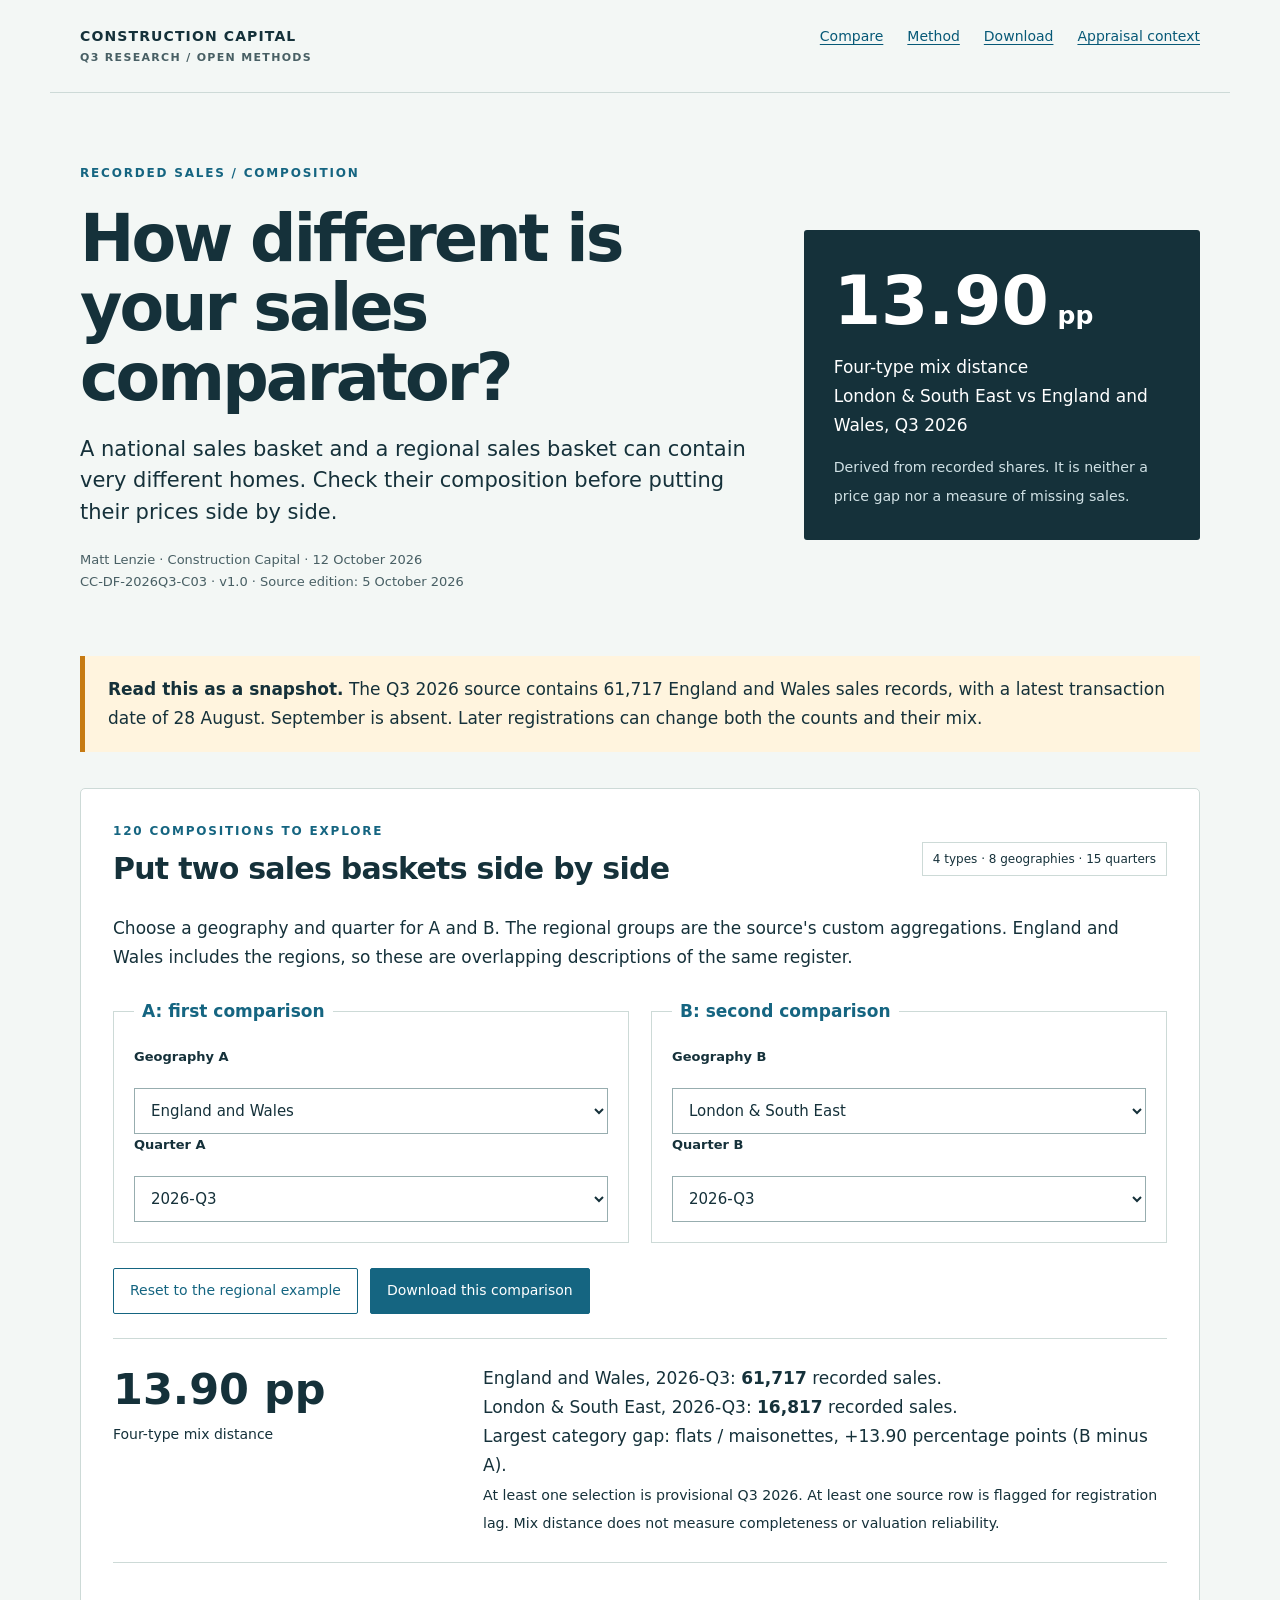
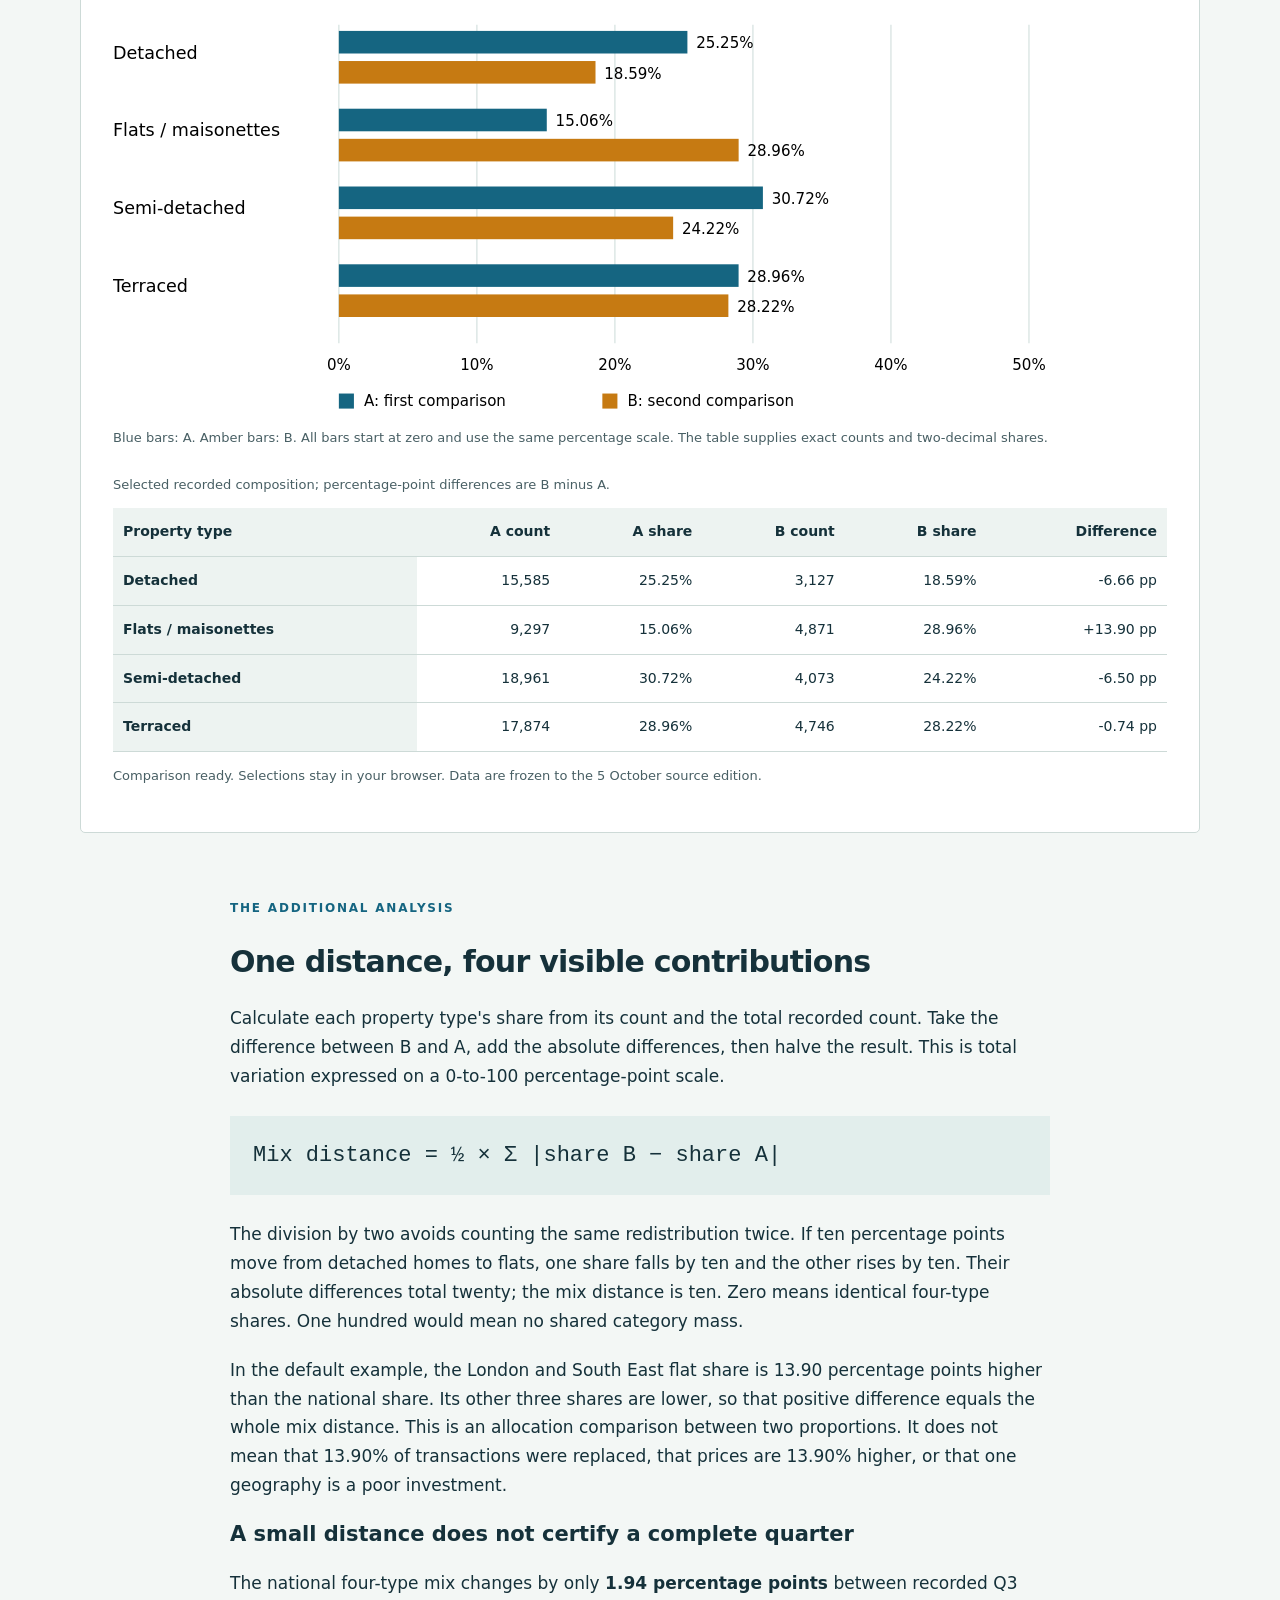
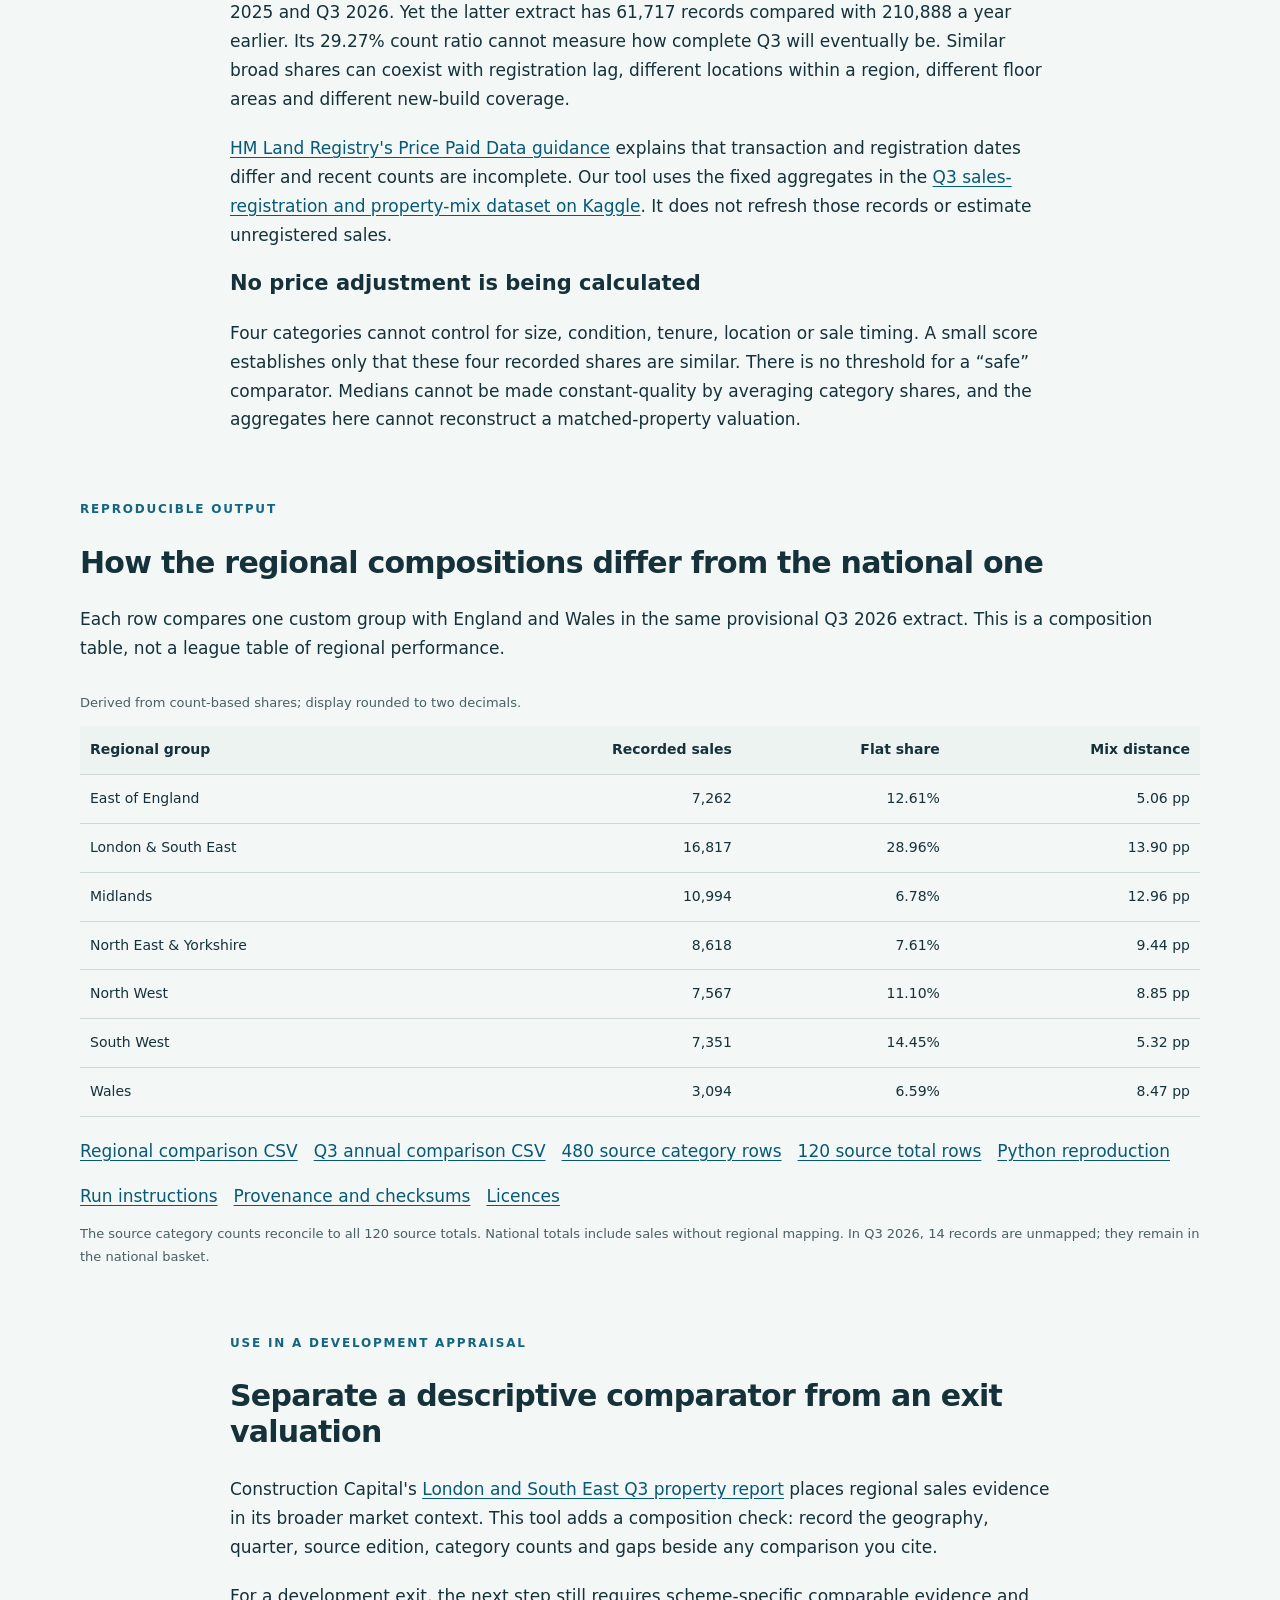
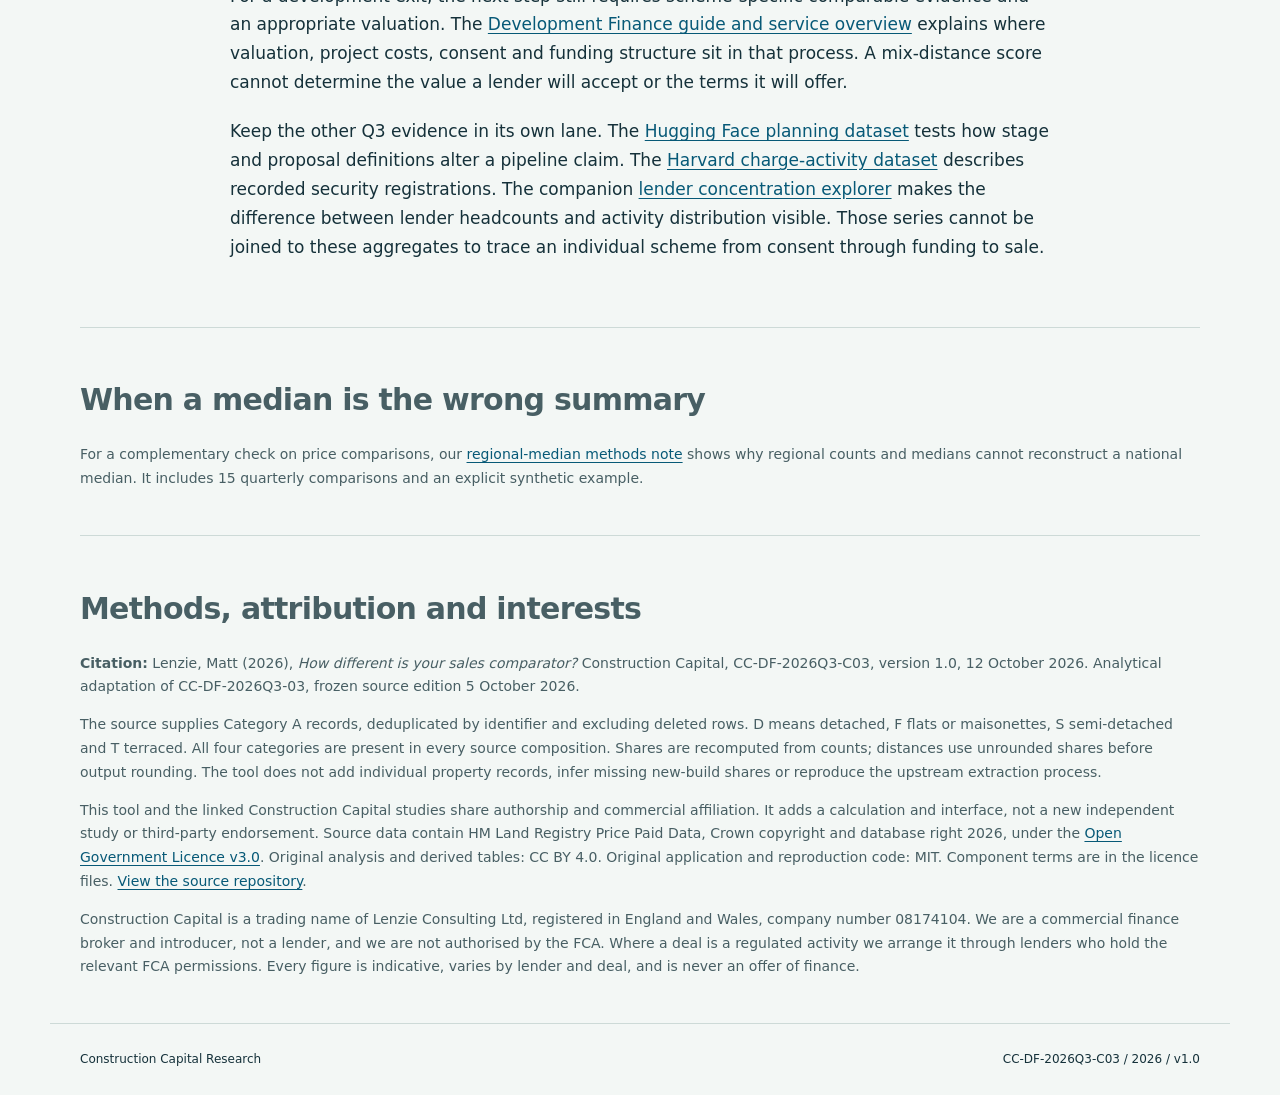
<file: index.html>
<!doctype html><html lang="en-GB"><head><meta charset="utf-8"><meta name="viewport" content="width=device-width,initial-scale=1"><title>How different is your sales comparator? | Construction Capital Q3 research</title><meta name="description" content="Compare recorded property-type mix across eight geographies and 15 quarters. A reproducible Q3 2026 research tool with source counts, mix distances and Development Finance context."><meta property="og:title" content="How different is your sales comparator?"><meta property="og:description" content="A property-type mix comparison tool for reading Q3 sales evidence."><meta property="og:type" content="article"><link rel="canonical" href="https://mattylll.github.io/cc-q3-2026-sales-mix/"><meta property="og:url" content="https://mattylll.github.io/cc-q3-2026-sales-mix/"><link rel="stylesheet" href="style.css"><script src="app.js" defer></script></head><body><a class="skip" href="#main">Skip to analysis</a><header><div class="brand">CONSTRUCTION CAPITAL<span>Q3 RESEARCH / OPEN METHODS</span></div><nav aria-label="Sections"><a href="#compare">Compare</a><a href="#method">Method</a><a href="#data">Download</a><a href="#appraisal">Appraisal context</a></nav></header><main id="main">
<section class="hero"><div><div class="kicker">RECORDED SALES / COMPOSITION</div><h1>How different is your sales comparator?</h1><p class="standfirst">A national sales basket and a regional sales basket can contain very different homes. Check their composition before putting their prices side by side.</p><p class="meta">Matt Lenzie · Construction Capital · 12 October 2026<br>CC-DF-2026Q3-C03 · v1.0 · Source edition: 5 October 2026</p></div><aside class="hero-stat"><strong>13.90<span style="font-size:25px"> pp</span></strong><p>Four-type mix distance<br>London &amp; South East vs England and Wales, Q3 2026</p><p><small>Derived from recorded shares. It is neither a price gap nor a measure of missing sales.</small></p></aside></section>
<div class="notice"><strong>Read this as a snapshot.</strong> The Q3 2026 source contains 61,717 England and Wales sales records, with a latest transaction date of 28 August. September is absent. Later registrations can change both the counts and their mix.</div>
<section id="compare" class="tool"><div class="section-title"><div><div class="kicker">120 COMPOSITIONS TO EXPLORE</div><h2>Put two sales baskets side by side</h2></div><span class="tag">4 types · 8 geographies · 15 quarters</span></div><p>Choose a geography and quarter for A and B. The regional groups are the source's custom aggregations. England and Wales includes the regions, so these are overlapping descriptions of the same register.</p><div class="controls"><fieldset><legend>A: first comparison</legend><label for="geo-a">Geography A</label><select id="geo-a"><option value="England and Wales" selected>England and Wales</option><option value="East of England">East of England</option><option value="London &amp; South East">London &amp; South East</option><option value="Midlands">Midlands</option><option value="North East &amp; Yorkshire">North East &amp; Yorkshire</option><option value="North West">North West</option><option value="South West">South West</option><option value="Wales">Wales</option></select><label for="quarter-a">Quarter A</label><select id="quarter-a"><option value="2023-Q1">2023-Q1</option><option value="2023-Q2">2023-Q2</option><option value="2023-Q3">2023-Q3</option><option value="2023-Q4">2023-Q4</option><option value="2024-Q1">2024-Q1</option><option value="2024-Q2">2024-Q2</option><option value="2024-Q3">2024-Q3</option><option value="2024-Q4">2024-Q4</option><option value="2025-Q1">2025-Q1</option><option value="2025-Q2">2025-Q2</option><option value="2025-Q3">2025-Q3</option><option value="2025-Q4">2025-Q4</option><option value="2026-Q1">2026-Q1</option><option value="2026-Q2">2026-Q2</option><option value="2026-Q3" selected>2026-Q3</option></select></fieldset><fieldset><legend>B: second comparison</legend><label for="geo-b">Geography B</label><select id="geo-b"><option value="England and Wales">England and Wales</option><option value="East of England">East of England</option><option value="London &amp; South East" selected>London &amp; South East</option><option value="Midlands">Midlands</option><option value="North East &amp; Yorkshire">North East &amp; Yorkshire</option><option value="North West">North West</option><option value="South West">South West</option><option value="Wales">Wales</option></select><label for="quarter-b">Quarter B</label><select id="quarter-b"><option value="2023-Q1">2023-Q1</option><option value="2023-Q2">2023-Q2</option><option value="2023-Q3">2023-Q3</option><option value="2023-Q4">2023-Q4</option><option value="2024-Q1">2024-Q1</option><option value="2024-Q2">2024-Q2</option><option value="2024-Q3">2024-Q3</option><option value="2024-Q4">2024-Q4</option><option value="2025-Q1">2025-Q1</option><option value="2025-Q2">2025-Q2</option><option value="2025-Q3">2025-Q3</option><option value="2025-Q4">2025-Q4</option><option value="2026-Q1">2026-Q1</option><option value="2026-Q2">2026-Q2</option><option value="2026-Q3" selected>2026-Q3</option></select></fieldset></div><div class="actions"><button type="button" id="reset" class="secondary">Reset to the regional example</button><button type="button" id="download" disabled>Download this comparison</button></div><div id="answer" class="answer" aria-live="polite"><div class="score">13.90 pp<span>Four-type mix distance</span></div><p>England and Wales, Q3 2026: <strong>61,717</strong> recorded sales.<br>London &amp; South East, Q3 2026: <strong>16,817</strong> recorded sales.<br>Flats / maisonettes: 15.06% versus 28.96%. Q3 2026 remains provisional.</p></div><div id="chart" class="chart"></div><p class="caption">Blue bars: A. Amber bars: B. All bars start at zero and use the same percentage scale. The table supplies exact counts and two-decimal shares.</p><div class="table-wrap" tabindex="0" role="region" aria-label="Selected comparison table, scroll horizontally"><table><caption>Selected recorded composition; percentage-point differences are B minus A.</caption><thead><tr><th scope="col">Property type</th><th scope="col">A count</th><th scope="col">A share</th><th scope="col">B count</th><th scope="col">B share</th><th scope="col">Difference</th></tr></thead><tbody id="comparison-body"><tr><th scope="row">Detached</th><td>15,585</td><td>25.25%</td><td>3,127</td><td>18.59%</td><td>-6.66 pp</td></tr><tr><th scope="row">Flats / maisonettes</th><td>9,297</td><td>15.06%</td><td>4,871</td><td>28.96%</td><td>+13.90 pp</td></tr><tr><th scope="row">Semi-detached</th><td>18,961</td><td>30.72%</td><td>4,073</td><td>24.22%</td><td>-6.50 pp</td></tr><tr><th scope="row">Terraced</th><td>17,874</td><td>28.96%</td><td>4,746</td><td>28.22%</td><td>-0.74 pp</td></tr></tbody></table></div><p id="load-status" class="caption">All source and summary data are available below.</p><noscript><p>JavaScript enables the selectors. The default comparison, full method, summary tables and source downloads remain readable without it.</p></noscript></section>
<section class="essay" id="method"><div class="kicker">THE ADDITIONAL ANALYSIS</div><h2>One distance, four visible contributions</h2><p>Calculate each property type's share from its count and the total recorded count. Take the difference between B and A, add the absolute differences, then halve the result. This is total variation expressed on a 0-to-100 percentage-point scale.</p><div class="formula">Mix distance = ½ × Σ |share B − share A|</div><p>The division by two avoids counting the same redistribution twice. If ten percentage points move from detached homes to flats, one share falls by ten and the other rises by ten. Their absolute differences total twenty; the mix distance is ten. Zero means identical four-type shares. One hundred would mean no shared category mass.</p><p>In the default example, the London and South East flat share is 13.90 percentage points higher than the national share. Its other three shares are lower, so that positive difference equals the whole mix distance. This is an allocation comparison between two proportions. It does not mean that 13.90% of transactions were replaced, that prices are 13.90% higher, or that one geography is a poor investment.</p><h3>A small distance does not certify a complete quarter</h3><p>The national four-type mix changes by only <strong>1.94 percentage points</strong> between recorded Q3 2025 and Q3 2026. Yet the latter extract has 61,717 records compared with 210,888 a year earlier. Its 29.27% count ratio cannot measure how complete Q3 will eventually be. Similar broad shares can coexist with registration lag, different locations within a region, different floor areas and different new-build coverage.</p><p><a href="https://www.gov.uk/guidance/about-the-price-paid-data">HM Land Registry's Price Paid Data guidance</a> explains that transaction and registration dates differ and recent counts are incomplete. Our tool uses the fixed aggregates in the <a href="https://www.kaggle.com/datasets/constructioncapital/q3-2026-housing-sales-registration-lag-and-mix">Q3 sales-registration and property-mix dataset on Kaggle</a>. It does not refresh those records or estimate unregistered sales.</p><h3>No price adjustment is being calculated</h3><p>Four categories cannot control for size, condition, tenure, location or sale timing. A small score establishes only that these four recorded shares are similar. There is no threshold for a “safe” comparator. Medians cannot be made constant-quality by averaging category shares, and the aggregates here cannot reconstruct a matched-property valuation.</p></section>
<section class="wide" id="data"><div class="kicker">REPRODUCIBLE OUTPUT</div><h2>How the regional compositions differ from the national one</h2><p>Each row compares one custom group with England and Wales in the same provisional Q3 2026 extract. This is a composition table, not a league table of regional performance.</p><div class="table-wrap" tabindex="0" role="region" aria-label="Regional distances table"><table><caption>Derived from count-based shares; display rounded to two decimals.</caption><thead><tr><th scope="col">Regional group</th><th scope="col">Recorded sales</th><th scope="col">Flat share</th><th scope="col">Mix distance</th></tr></thead><tbody><tr><td>East of England</td><td>7,262</td><td>12.61%</td><td>5.06 pp</td></tr><tr><td>London &amp; South East</td><td>16,817</td><td>28.96%</td><td>13.90 pp</td></tr><tr><td>Midlands</td><td>10,994</td><td>6.78%</td><td>12.96 pp</td></tr><tr><td>North East &amp; Yorkshire</td><td>8,618</td><td>7.61%</td><td>9.44 pp</td></tr><tr><td>North West</td><td>7,567</td><td>11.10%</td><td>8.85 pp</td></tr><tr><td>South West</td><td>7,351</td><td>14.45%</td><td>5.32 pp</td></tr><tr><td>Wales</td><td>3,094</td><td>6.59%</td><td>8.47 pp</td></tr></tbody></table></div><div class="downloads"><a href="regional_mix_distances.csv" download>Regional comparison CSV</a><a href="annual_mix_distances.csv" download>Q3 annual comparison CSV</a><a href="property_mix.csv" download>480 source category rows</a><a href="recorded_sales.csv" download>120 source total rows</a><a href="reproduce.py" download>Python reproduction</a><a href="README.md">Run instructions</a><a href="source_manifest.json">Provenance and checksums</a><a href="LICENSE.txt">Licences</a></div><p class="caption">The source category counts reconcile to all 120 source totals. National totals include sales without regional mapping. In Q3 2026, 14 records are unmapped; they remain in the national basket.</p></section>
<section class="essay" id="appraisal"><div class="kicker">USE IN A DEVELOPMENT APPRAISAL</div><h2>Separate a descriptive comparator from an exit valuation</h2><p>Construction Capital's <a href="https://constructioncapital.co.uk/market-reports/london-and-south-east-market-overview-q3-2026-review">London and South East Q3 property report</a> places regional sales evidence in its broader market context. This tool adds a composition check: record the geography, quarter, source edition, category counts and gaps beside any comparison you cite.</p><p>For a development exit, the next step still requires scheme-specific comparable evidence and an appropriate valuation. The <a href="https://constructioncapital.co.uk/services/development-finance/">Development Finance guide and service overview</a> explains where valuation, project costs, consent and funding structure sit in that process. A mix-distance score cannot determine the value a lender will accept or the terms it will offer.</p><p>Keep the other Q3 evidence in its own lane. The <a href="https://huggingface.co/datasets/constructioncapital/q3-2026-planning-pipeline-definition-sensitivity">Hugging Face planning dataset</a> tests how stage and proposal definitions alter a pipeline claim. The <a href="https://doi.org/10.7910/DVN/EK56EQ">Harvard charge-activity dataset</a> describes recorded security registrations. The companion <a href="https://cc-q3-lender-concentration.matt-lenzie.workers.dev/">lender concentration explorer</a> makes the difference between lender headcounts and activity distribution visible. Those series cannot be joined to these aggregates to trace an individual scheme from consent through funding to sale.</p></section>
<section class="notes"><h2>When a median is the wrong summary</h2><p>For a complementary check on price comparisons, our <a href="median-methods/">regional-median methods note</a> shows why regional counts and medians cannot reconstruct a national median. It includes 15 quarterly comparisons and an explicit synthetic example.</p></section><section class="notes"><h2>Methods, attribution and interests</h2><p><strong>Citation:</strong> Lenzie, Matt (2026), <cite>How different is your sales comparator?</cite> Construction Capital, CC-DF-2026Q3-C03, version 1.0, 12 October 2026. Analytical adaptation of CC-DF-2026Q3-03, frozen source edition 5 October 2026.</p><p>The source supplies Category A records, deduplicated by identifier and excluding deleted rows. D means detached, F flats or maisonettes, S semi-detached and T terraced. All four categories are present in every source composition. Shares are recomputed from counts; distances use unrounded shares before output rounding. The tool does not add individual property records, infer missing new-build shares or reproduce the upstream extraction process.</p><p>This tool and the linked Construction Capital studies share authorship and commercial affiliation. It adds a calculation and interface, not a new independent study or third-party endorsement. Source data contain HM Land Registry Price Paid Data, Crown copyright and database right 2026, under the <a href="https://www.nationalarchives.gov.uk/doc/open-government-licence/version/3/">Open Government Licence v3.0</a>. Original analysis and derived tables: CC BY 4.0. Original application and reproduction code: MIT. Component terms are in the licence files. <a href="https://github.com/mattylll/cc-q3-2026-sales-mix">View the source repository</a>.</p><p>Construction Capital is a trading name of Lenzie Consulting Ltd, registered in England and Wales, company number 08174104. We are a commercial finance broker and introducer, not a lender, and we are not authorised by the FCA. Where a deal is a regulated activity we arrange it through lenders who hold the relevant FCA permissions. Every figure is indicative, varies by lender and deal, and is never an offer of finance.</p></section></main><footer>Construction Capital Research<span>CC-DF-2026Q3-C03 / 2026 / v1.0</span></footer></body></html>
</file>
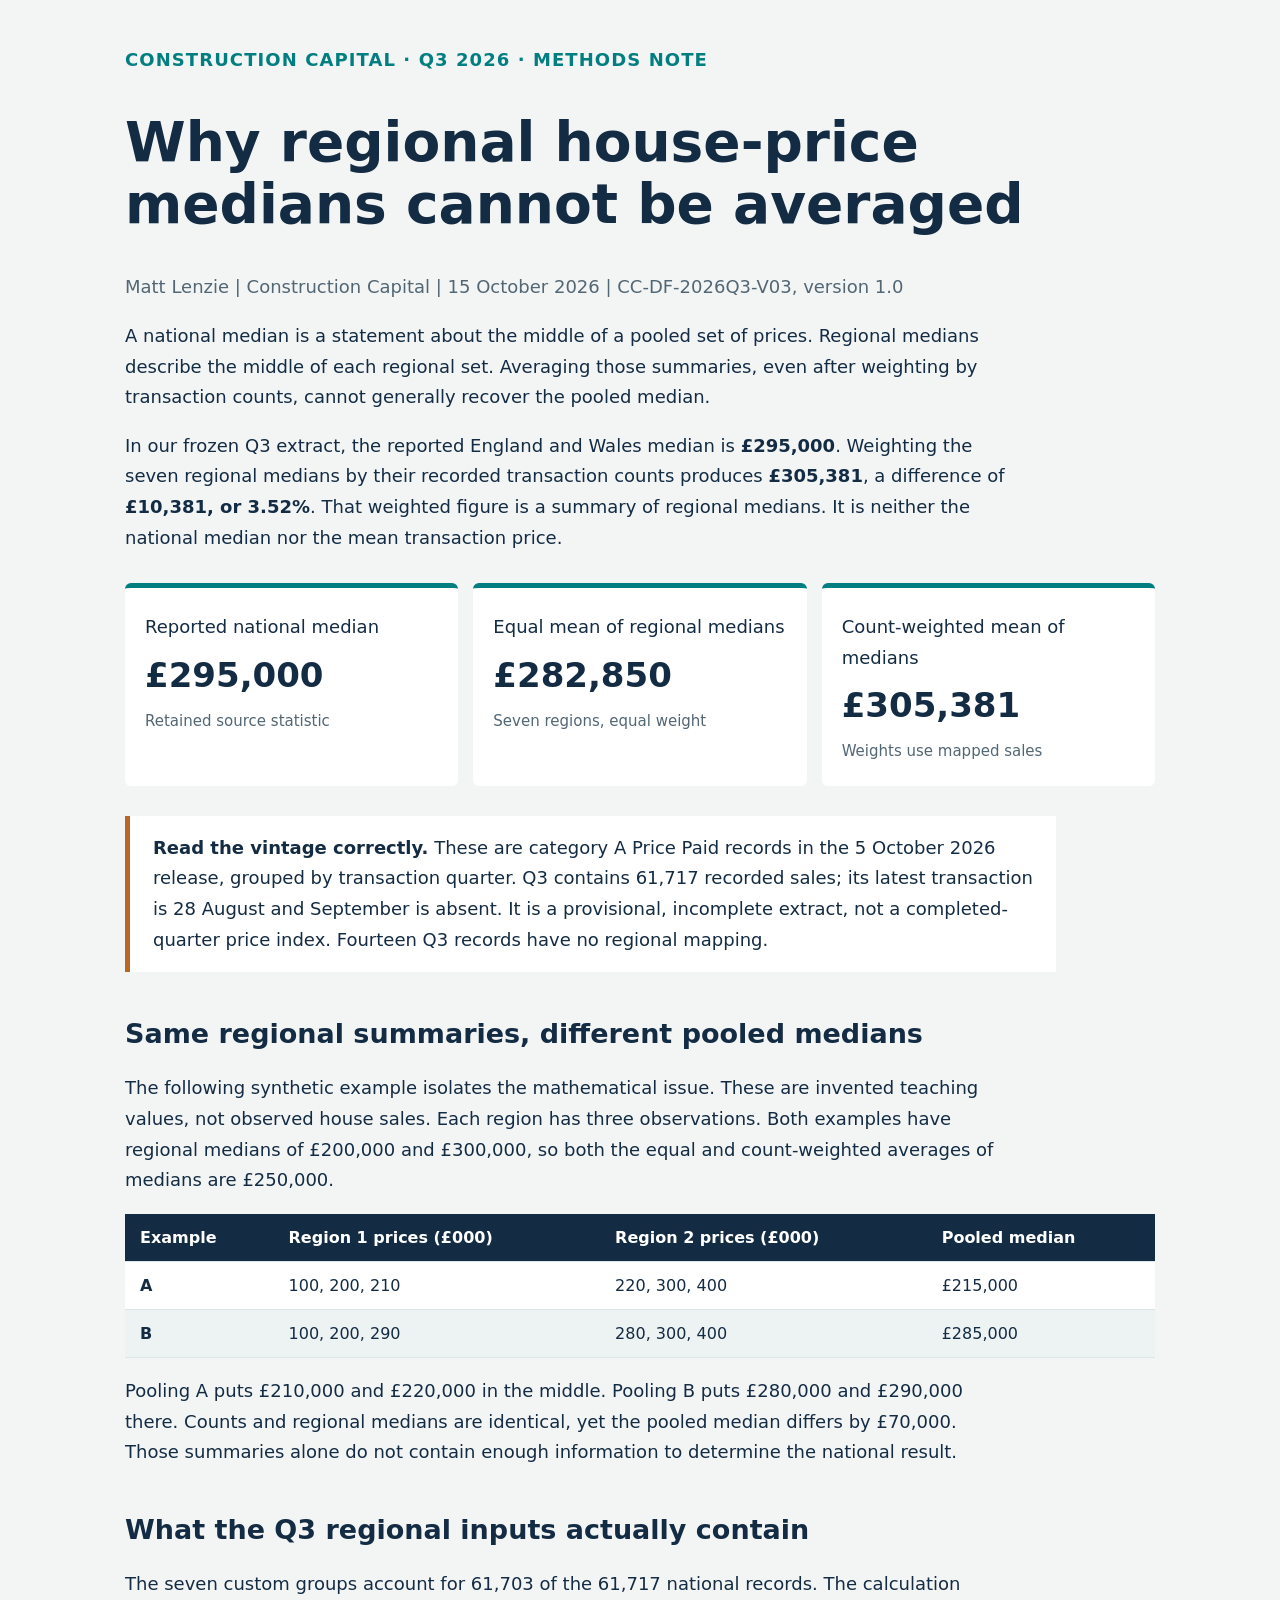
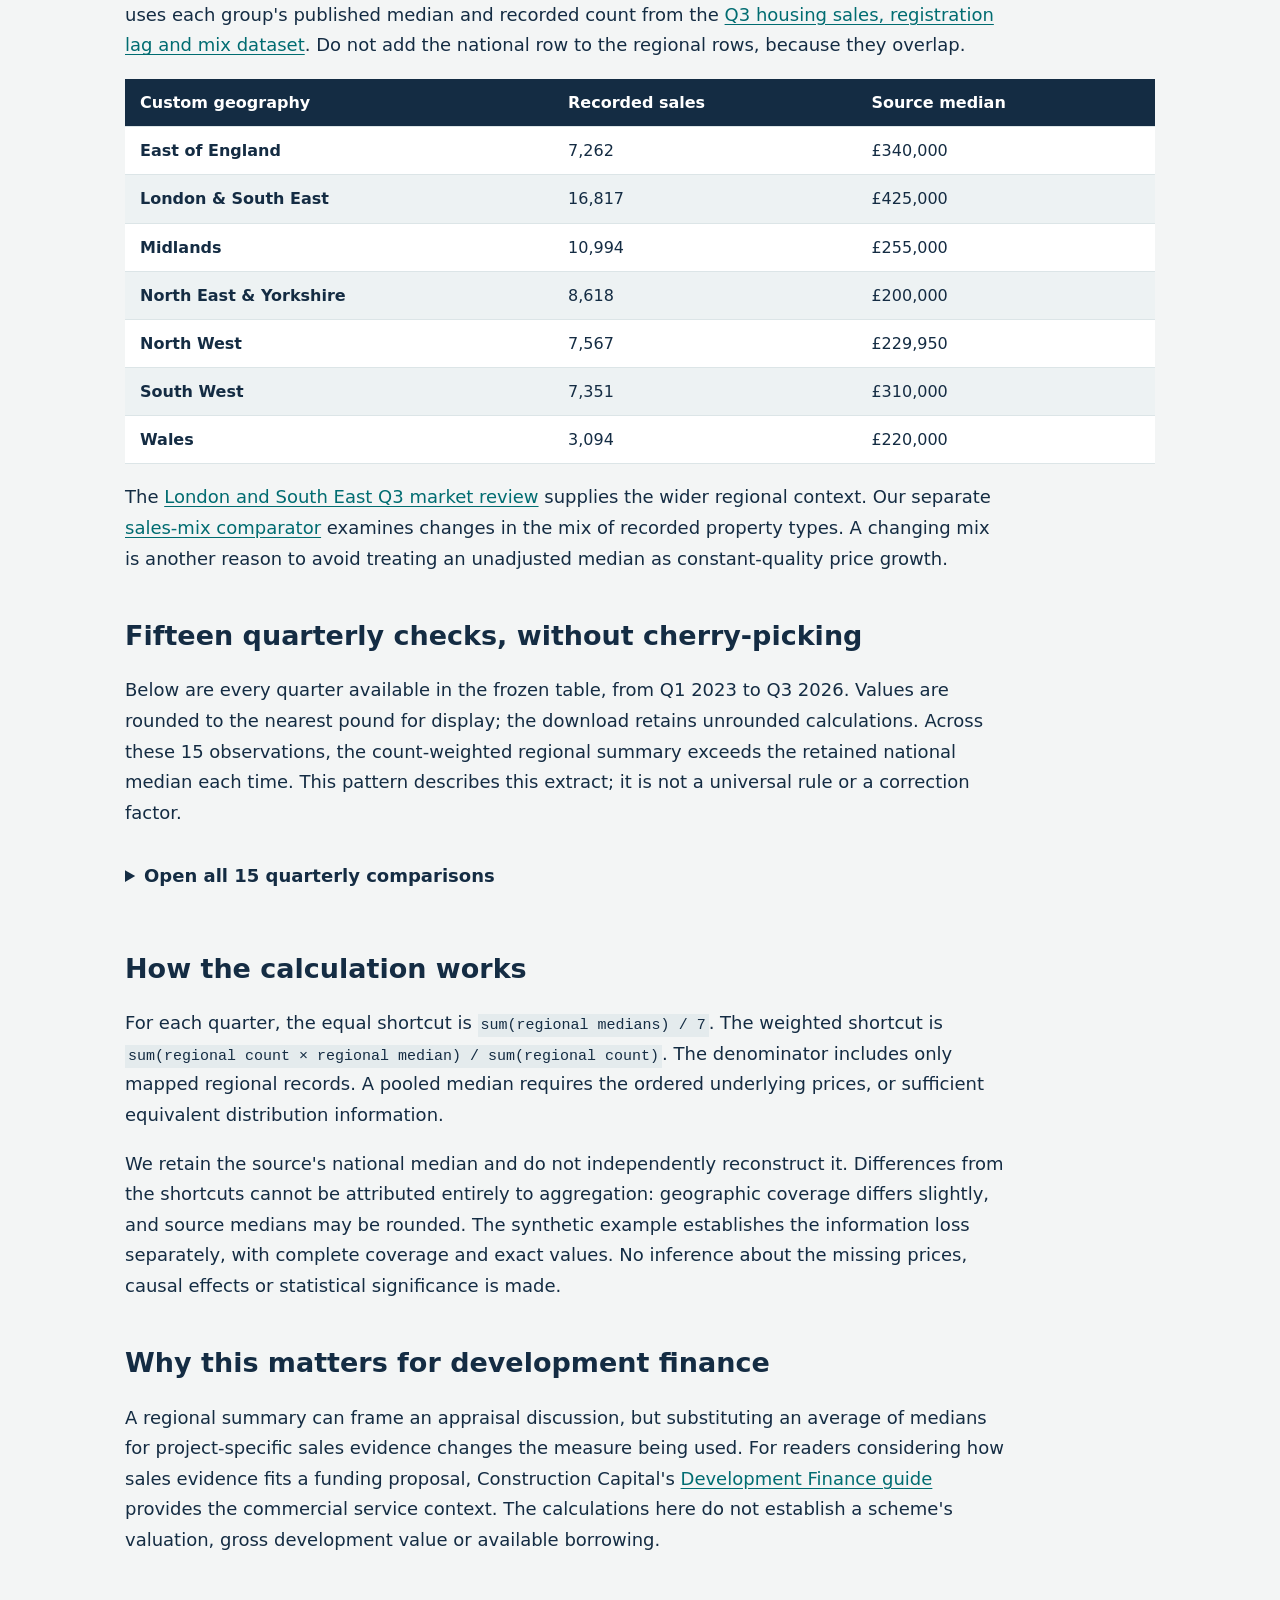
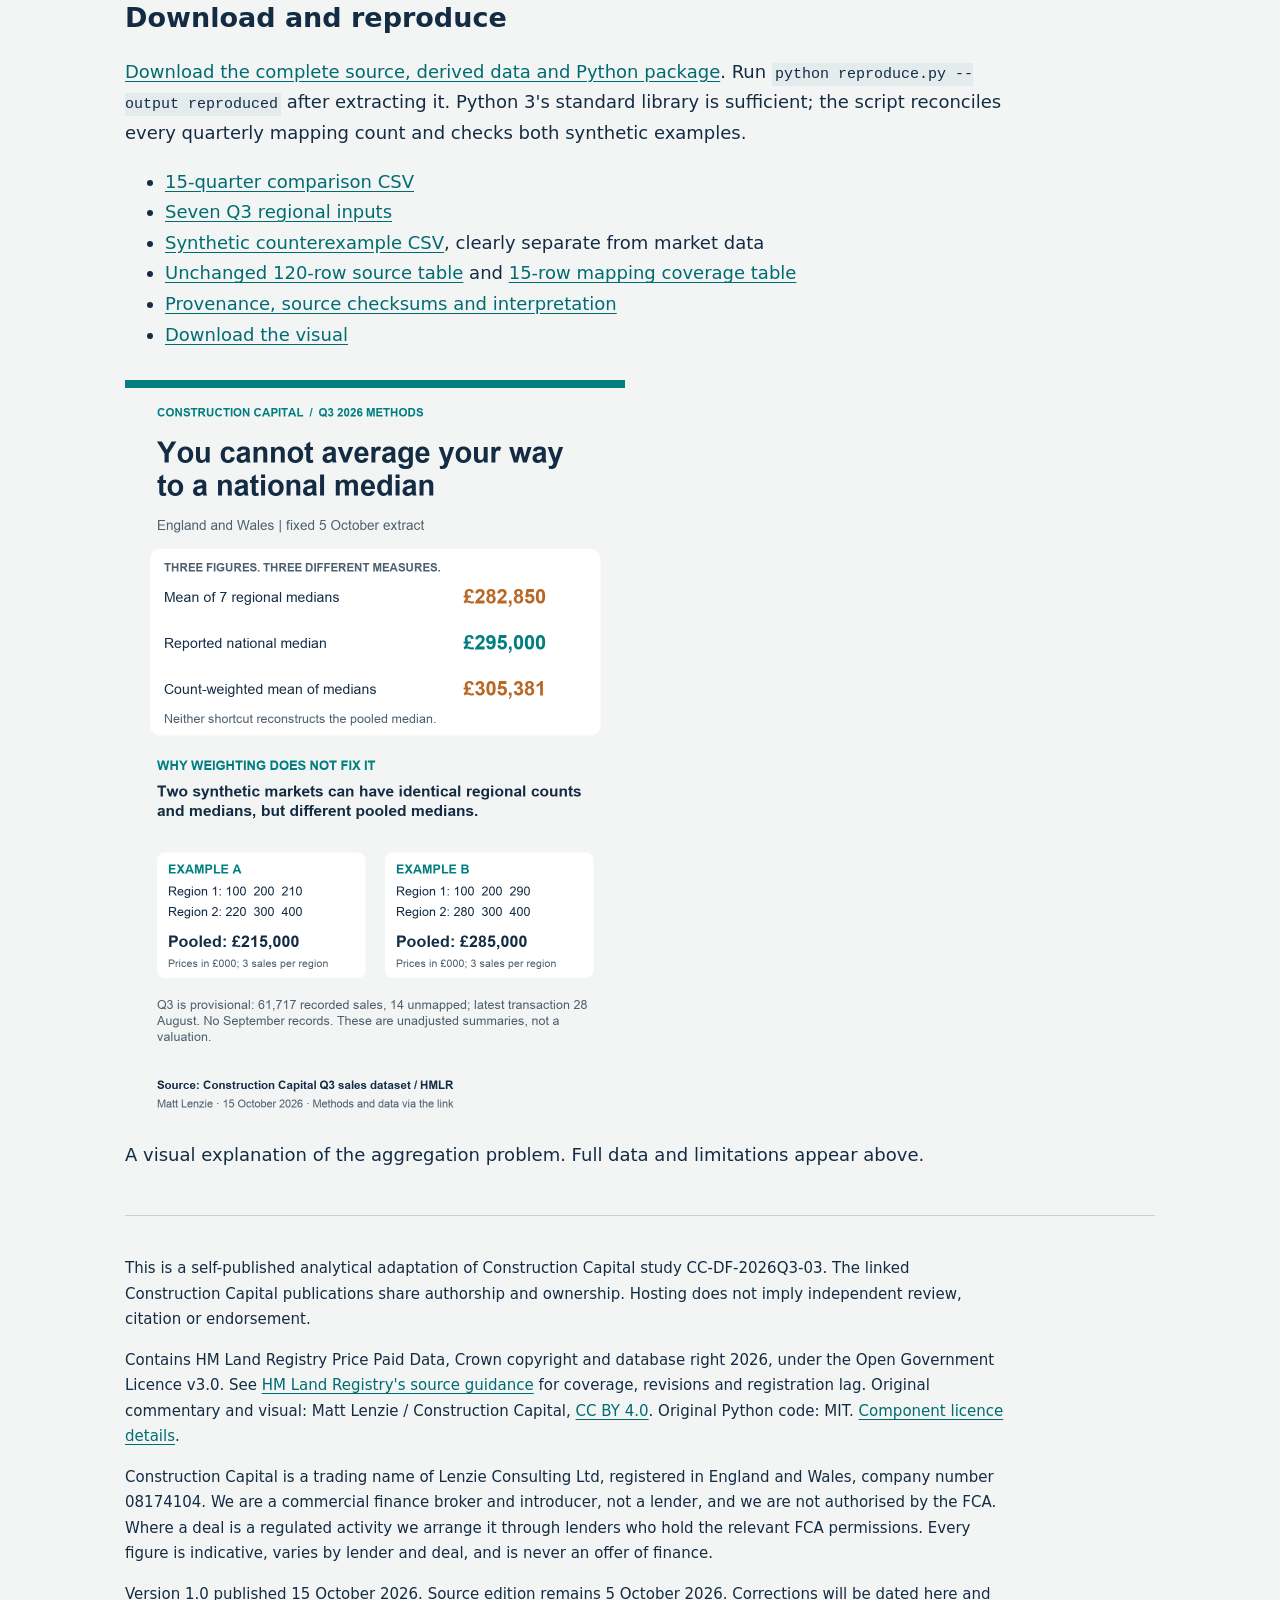
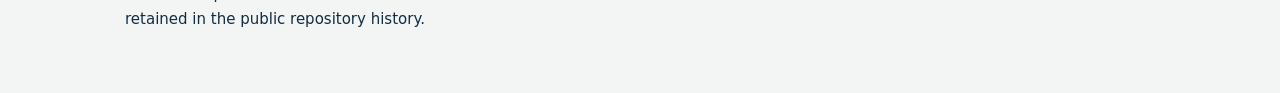
<file: median-methods/index.html>
<!doctype html><html lang="en"><head><meta charset="utf-8"><meta name="viewport" content="width=device-width,initial-scale=1">
<title>Why regional house-price medians cannot be averaged | Construction Capital</title>
<meta name="description" content="A reproducible Q3 2026 methods note: two regional-median shortcuts, 15 quarterly comparisons and a synthetic counterexample. Source data and Python included.">
<link rel="canonical" href="https://mattylll.github.io/cc-q3-2026-sales-mix/median-methods/">
<style>body{margin:0;background:#f3f5f5;color:#142c43;font:18px/1.7 system-ui,sans-serif}main{max-width:1030px;margin:auto;padding:45px 28px}h1{font-size:clamp(32px,5vw,55px);line-height:1.12;max-width:900px}h2{margin-top:45px;line-height:1.25}a{color:#006c71;text-underline-offset:3px}p{max-width:880px}.eyebrow{color:#007e80;font-weight:700;letter-spacing:.06em}small,.muted{color:#526674}.cards{display:grid;grid-template-columns:repeat(3,1fr);gap:15px;margin:30px 0}.card{background:white;border-top:5px solid #007e80;padding:20px;border-radius:6px}.value{font-size:34px;font-weight:750}.card p{margin:4px 0}.notice{border-left:5px solid #b86823;background:#fff;padding:17px 23px}.scroll{overflow-x:auto}table{border-collapse:collapse;width:100%;background:white;font-size:16px}th,td{text-align:left;padding:10px 15px;border-bottom:1px solid #dce5e7}thead{background:#142c43;color:white}tbody tr:nth-child(even){background:#edf2f3}details{padding:15px 0}summary{font-weight:700;cursor:pointer}code{font-size:15px;background:#e4ebed;padding:3px}figure{margin:30px 0}figure img{width:500px;max-width:100%;height:auto}footer{border-top:1px solid #c6d2d5;margin-top:45px;padding-top:25px;font-size:15px}@media(max-width:650px){.cards{grid-template-columns:1fr}main{padding:25px 18px}table{font-size:14px}}</style></head><body><main>
<div class="eyebrow">CONSTRUCTION CAPITAL · Q3 2026 · METHODS NOTE</div>
<h1>Why regional house-price medians cannot be averaged</h1>
<p class="muted">Matt Lenzie | Construction Capital | 15 October 2026 | CC-DF-2026Q3-V03, version 1.0</p>
<p>A national median is a statement about the middle of a pooled set of prices. Regional medians describe the middle of each regional set. Averaging those summaries, even after weighting by transaction counts, cannot generally recover the pooled median.</p>
<p>In our frozen Q3 extract, the reported England and Wales median is <strong>£295,000</strong>. Weighting the seven regional medians by their recorded transaction counts produces <strong>£305,381</strong>, a difference of <strong>£10,381, or 3.52%</strong>. That weighted figure is a summary of regional medians. It is neither the national median nor the mean transaction price.</p>
<div class="cards"><div class="card"><p>Reported national median</p><div class="value">£295,000</div><small>Retained source statistic</small></div><div class="card"><p>Equal mean of regional medians</p><div class="value">£282,850</div><small>Seven regions, equal weight</small></div><div class="card"><p>Count-weighted mean of medians</p><div class="value">£305,381</div><small>Weights use mapped sales</small></div></div>
<p class="notice"><strong>Read the vintage correctly.</strong> These are category A Price Paid records in the 5 October 2026 release, grouped by transaction quarter. Q3 contains 61,717 recorded sales; its latest transaction is 28 August and September is absent. It is a provisional, incomplete extract, not a completed-quarter price index. Fourteen Q3 records have no regional mapping.</p>
<h2>Same regional summaries, different pooled medians</h2>
<p>The following synthetic example isolates the mathematical issue. These are invented teaching values, not observed house sales. Each region has three observations. Both examples have regional medians of £200,000 and £300,000, so both the equal and count-weighted averages of medians are £250,000.</p>
<div class="scroll"><table><thead><tr><th>Example</th><th>Region 1 prices (£000)</th><th>Region 2 prices (£000)</th><th>Pooled median</th></tr></thead><tbody><tr><th>A</th><td>100, 200, 210</td><td>220, 300, 400</td><td>£215,000</td></tr><tr><th>B</th><td>100, 200, 290</td><td>280, 300, 400</td><td>£285,000</td></tr></tbody></table></div>
<p>Pooling A puts £210,000 and £220,000 in the middle. Pooling B puts £280,000 and £290,000 there. Counts and regional medians are identical, yet the pooled median differs by £70,000. Those summaries alone do not contain enough information to determine the national result.</p>
<h2>What the Q3 regional inputs actually contain</h2>
<p>The seven custom groups account for 61,703 of the 61,717 national records. The calculation uses each group's published median and recorded count from the <a href="https://www.kaggle.com/datasets/constructioncapital/q3-2026-housing-sales-registration-lag-and-mix">Q3 housing sales, registration lag and mix dataset</a>. Do not add the national row to the regional rows, because they overlap.</p>
<div class="scroll"><table><thead><tr><th>Custom geography</th><th>Recorded sales</th><th>Source median</th></tr></thead><tbody><tr><th scope='row'>East of England</th><td>7,262</td><td>£340,000</td></tr><tr><th scope='row'>London &amp; South East</th><td>16,817</td><td>£425,000</td></tr><tr><th scope='row'>Midlands</th><td>10,994</td><td>£255,000</td></tr><tr><th scope='row'>North East &amp; Yorkshire</th><td>8,618</td><td>£200,000</td></tr><tr><th scope='row'>North West</th><td>7,567</td><td>£229,950</td></tr><tr><th scope='row'>South West</th><td>7,351</td><td>£310,000</td></tr><tr><th scope='row'>Wales</th><td>3,094</td><td>£220,000</td></tr></tbody></table></div>
<p>The <a href="https://constructioncapital.co.uk/market-reports/london-and-south-east-market-overview-q3-2026-review">London and South East Q3 market review</a> supplies the wider regional context. Our separate <a href="https://mattylll.github.io/cc-q3-2026-sales-mix/">sales-mix comparator</a> examines changes in the mix of recorded property types. A changing mix is another reason to avoid treating an unadjusted median as constant-quality price growth.</p>
<h2>Fifteen quarterly checks, without cherry-picking</h2>
<p>Below are every quarter available in the frozen table, from Q1 2023 to Q3 2026. Values are rounded to the nearest pound for display; the download retains unrounded calculations. Across these 15 observations, the count-weighted regional summary exceeds the retained national median each time. This pattern describes this extract; it is not a universal rule or a correction factor.</p>
<details><summary>Open all 15 quarterly comparisons</summary><div class="scroll"><table><thead><tr><th>Quarter</th><th>Source national median</th><th>Equal mean of medians</th><th>Count-weighted mean of medians</th><th>Unmapped records</th></tr></thead><tbody><tr><td>2023-Q1</td><td>£284,000</td><td>£271,356</td><td>£294,732</td><td>13</td></tr><tr><td>2023-Q2</td><td>£285,000</td><td>£274,643</td><td>£295,815</td><td>15</td></tr><tr><td>2023-Q3</td><td>£294,995</td><td>£281,071</td><td>£306,694</td><td>29</td></tr><tr><td>2023-Q4</td><td>£285,000</td><td>£276,263</td><td>£297,918</td><td>29</td></tr><tr><td>2024-Q1</td><td>£280,000</td><td>£269,857</td><td>£293,563</td><td>25</td></tr><tr><td>2024-Q2</td><td>£289,825</td><td>£278,535</td><td>£301,431</td><td>34</td></tr><tr><td>2024-Q3</td><td>£300,000</td><td>£286,064</td><td>£311,810</td><td>50</td></tr><tr><td>2024-Q4</td><td>£297,500</td><td>£285,000</td><td>£307,136</td><td>56</td></tr><tr><td>2025-Q1</td><td>£315,000</td><td>£291,679</td><td>£321,355</td><td>59</td></tr><tr><td>2025-Q2</td><td>£275,000</td><td>£274,707</td><td>£289,833</td><td>42</td></tr><tr><td>2025-Q3</td><td>£300,000</td><td>£289,285</td><td>£312,840</td><td>52</td></tr><tr><td>2025-Q4</td><td>£295,000</td><td>£285,071</td><td>£305,308</td><td>49</td></tr><tr><td>2026-Q1</td><td>£290,000</td><td>£279,643</td><td>£300,771</td><td>46</td></tr><tr><td>2026-Q2</td><td>£285,000</td><td>£278,214</td><td>£298,262</td><td>40</td></tr><tr><td>2026-Q3</td><td>£295,000</td><td>£282,850</td><td>£305,381</td><td>14</td></tr></tbody></table></div></details>
<h2>How the calculation works</h2>
<p>For each quarter, the equal shortcut is <code>sum(regional medians) / 7</code>. The weighted shortcut is <code>sum(regional count × regional median) / sum(regional count)</code>. The denominator includes only mapped regional records. A pooled median requires the ordered underlying prices, or sufficient equivalent distribution information.</p>
<p>We retain the source's national median and do not independently reconstruct it. Differences from the shortcuts cannot be attributed entirely to aggregation: geographic coverage differs slightly, and source medians may be rounded. The synthetic example establishes the information loss separately, with complete coverage and exact values. No inference about the missing prices, causal effects or statistical significance is made.</p>
<h2>Why this matters for development finance</h2>
<p>A regional summary can frame an appraisal discussion, but substituting an average of medians for project-specific sales evidence changes the measure being used. For readers considering how sales evidence fits a funding proposal, Construction Capital's <a href="https://constructioncapital.co.uk/services/development-finance/">Development Finance guide</a> provides the commercial service context. The calculations here do not establish a scheme's valuation, gross development value or available borrowing.</p>
<h2>Download and reproduce</h2>
<p><a href="median-methods-backing.zip">Download the complete source, derived data and Python package</a>. Run <code>python reproduce.py --output reproduced</code> after extracting it. Python 3's standard library is sufficient; the script reconciles every quarterly mapping count and checks both synthetic examples.</p>
<ul><li><a href="median_shortcuts.csv">15-quarter comparison CSV</a></li><li><a href="q3_regional_inputs.csv">Seven Q3 regional inputs</a></li><li><a href="synthetic_counterexample.csv">Synthetic counterexample CSV</a>, clearly separate from market data</li><li><a href="recorded_sales.csv">Unchanged 120-row source table</a> and <a href="regional_mapping_coverage.csv">15-row mapping coverage table</a></li><li><a href="source_manifest.json">Provenance, source checksums and interpretation</a></li><li><a href="median-methods.png">Download the visual</a></li></ul>
<figure><img src="median-methods.png" width="1000" height="1500" alt="Q3 source national median £295,000, equal average of regional medians £282,850 and count-weighted average £305,381. Two clearly labelled synthetic markets demonstrate identical regional summaries with pooled medians £215,000 and £285,000."><figcaption>A visual explanation of the aggregation problem. Full data and limitations appear above.</figcaption></figure>
<footer><p>This is a self-published analytical adaptation of Construction Capital study CC-DF-2026Q3-03. The linked Construction Capital publications share authorship and ownership. Hosting does not imply independent review, citation or endorsement.</p><p>Contains HM Land Registry Price Paid Data, Crown copyright and database right 2026, under the Open Government Licence v3.0. See <a href="https://www.gov.uk/guidance/about-the-price-paid-data">HM Land Registry's source guidance</a> for coverage, revisions and registration lag. Original commentary and visual: Matt Lenzie / Construction Capital, <a href="https://creativecommons.org/licenses/by/4.0/">CC BY 4.0</a>. Original Python code: MIT. <a href="SOURCE-LICENSE.txt">Component licence details</a>.</p><p>Construction Capital is a trading name of Lenzie Consulting Ltd, registered in England and Wales, company number 08174104. We are a commercial finance broker and introducer, not a lender, and we are not authorised by the FCA. Where a deal is a regulated activity we arrange it through lenders who hold the relevant FCA permissions. Every figure is indicative, varies by lender and deal, and is never an offer of finance.</p><p>Version 1.0 published 15 October 2026. Source edition remains 5 October 2026. Corrections will be dated here and retained in the public repository history.</p></footer></main></body></html>
</file>
<file: style.css>
:root{--ink:#15313a;--muted:#485f64;--paper:#f3f7f5;--blue:#156581;--amber:#c67a12;--line:#cddad7}*{box-sizing:border-box}html{scroll-behavior:smooth}body{margin:0;background:var(--paper);color:var(--ink);font:17px/1.7 system-ui,-apple-system,sans-serif}a{color:#075977;text-underline-offset:.2em}a:hover{color:#9a5000}a:focus-visible,button:focus-visible,select:focus-visible{outline:3px solid var(--amber);outline-offset:4px}.skip{position:absolute;left:-10000px}.skip:focus{left:1rem;top:1rem;background:white;padding:1rem;z-index:5}header,main,footer{max-width:1180px;margin:auto}header{display:flex;justify-content:space-between;gap:2rem;padding:25px 30px;border-bottom:1px solid var(--line)}.brand{font-size:14px;font-weight:800;letter-spacing:.08em}.brand span{display:block;font-size:11px;letter-spacing:.12em;color:var(--muted)}nav{display:flex;gap:24px;font-size:14px}main{padding:0 30px}.hero{padding:70px 0 50px;display:grid;grid-template-columns:1.7fr 1fr;gap:50px;align-items:center}.kicker{text-transform:uppercase;font-size:12px;font-weight:750;letter-spacing:.15em;color:var(--blue)}h1{font-size:clamp(40px,5.3vw,65px);line-height:1.07;letter-spacing:-.045em;margin:20px 0}h2{font-size:30px;line-height:1.2;letter-spacing:-.025em}h3{font-size:21px;line-height:1.3}.standfirst{font-size:21px;line-height:1.5;max-width:720px}.meta,.caption{font-size:13px;color:var(--muted)}.hero-stat{background:var(--ink);color:white;padding:30px;border-radius:3px}.hero-stat strong{font-size:68px;font-weight:600;line-height:1.2}.hero-stat p{margin:12px 0 0}.hero-stat small{color:#d0e1e5}.notice{padding:19px 23px;border-left:5px solid var(--amber);background:#fff4de;margin:0 0 36px}.tool{padding:32px;background:white;border:1px solid var(--line);border-radius:5px}.section-title{display:flex;gap:20px;justify-content:space-between;align-items:center}.section-title h2{margin:10px 0}.tag{font-size:12px;white-space:nowrap;border:1px solid var(--line);padding:6px 10px}.controls{display:grid;grid-template-columns:1fr 1fr;gap:22px;margin:25px 0}fieldset{border:1px solid var(--line);padding:20px;margin:0;min-width:0}legend{font-weight:750;padding:0 8px;color:var(--blue)}label{display:block;font-size:13px;font-weight:600;margin-bottom:15px}select{font:inherit;font-size:15px;width:100%;padding:12px;border:1px solid #97adaf;background:white;color:var(--ink);margin-top:5px}button,.button{font:inherit;font-size:14px;padding:10px 16px;border:1px solid var(--blue);background:var(--blue);color:white;border-radius:2px;cursor:pointer;text-decoration:none;display:inline-block}button.secondary{background:white;color:var(--blue)}button:disabled{opacity:.5;cursor:default}.actions{display:flex;flex-wrap:wrap;gap:12px}.answer{display:grid;grid-template-columns:1fr 2fr;gap:28px;padding:25px 0;border-top:1px solid var(--line);border-bottom:1px solid var(--line);margin:24px 0}.score{font-size:43px;font-weight:700;line-height:1.2}.score span{font-size:14px;font-weight:500;display:block;margin-top:10px}.answer p{margin:0}.chart{overflow-x:auto}.chart svg{width:100%;min-width:590px;display:block}.table-wrap{overflow:auto}table{width:100%;border-collapse:collapse;font-size:14px}caption{text-align:left;color:var(--muted);font-size:13px;padding:12px 0}th,td{text-align:right;padding:12px 10px;border-bottom:1px solid var(--line);white-space:nowrap}th:first-child,td:first-child{text-align:left}th{font-weight:650;background:#edf3f1}.essay{max-width:820px;margin:65px auto}.essay p{margin:20px 0}.formula{font:22px/1.5 ui-monospace,monospace;padding:23px;background:#e2eeec;margin:25px 0}.wide{margin:65px 0}.downloads{display:flex;gap:16px;flex-wrap:wrap;margin-top:20px}.notes{border-top:1px solid var(--line);padding:30px 0;font-size:14px;color:var(--muted)}footer{padding:25px 30px;font-size:12px;border-top:1px solid var(--line);display:flex;justify-content:space-between}footer span{margin-left:20px}@media(max-width:700px){body{font-size:16px}header{display:block;padding:20px}nav{margin-top:18px;gap:18px;flex-wrap:wrap}main{padding:0 18px}.hero{grid-template-columns:1fr;padding:35px 0;gap:20px}.hero-stat strong{font-size:50px}.hero-stat{padding:20px}.controls,.answer{grid-template-columns:1fr}.tool{padding:20px 15px}.section-title{display:block}.tag{display:inline-block}.essay,.wide{margin:42px auto}.formula{font-size:17px;padding:17px}.chart{margin:0 -3px}footer{display:block}.score{font-size:37px}}
</file>
